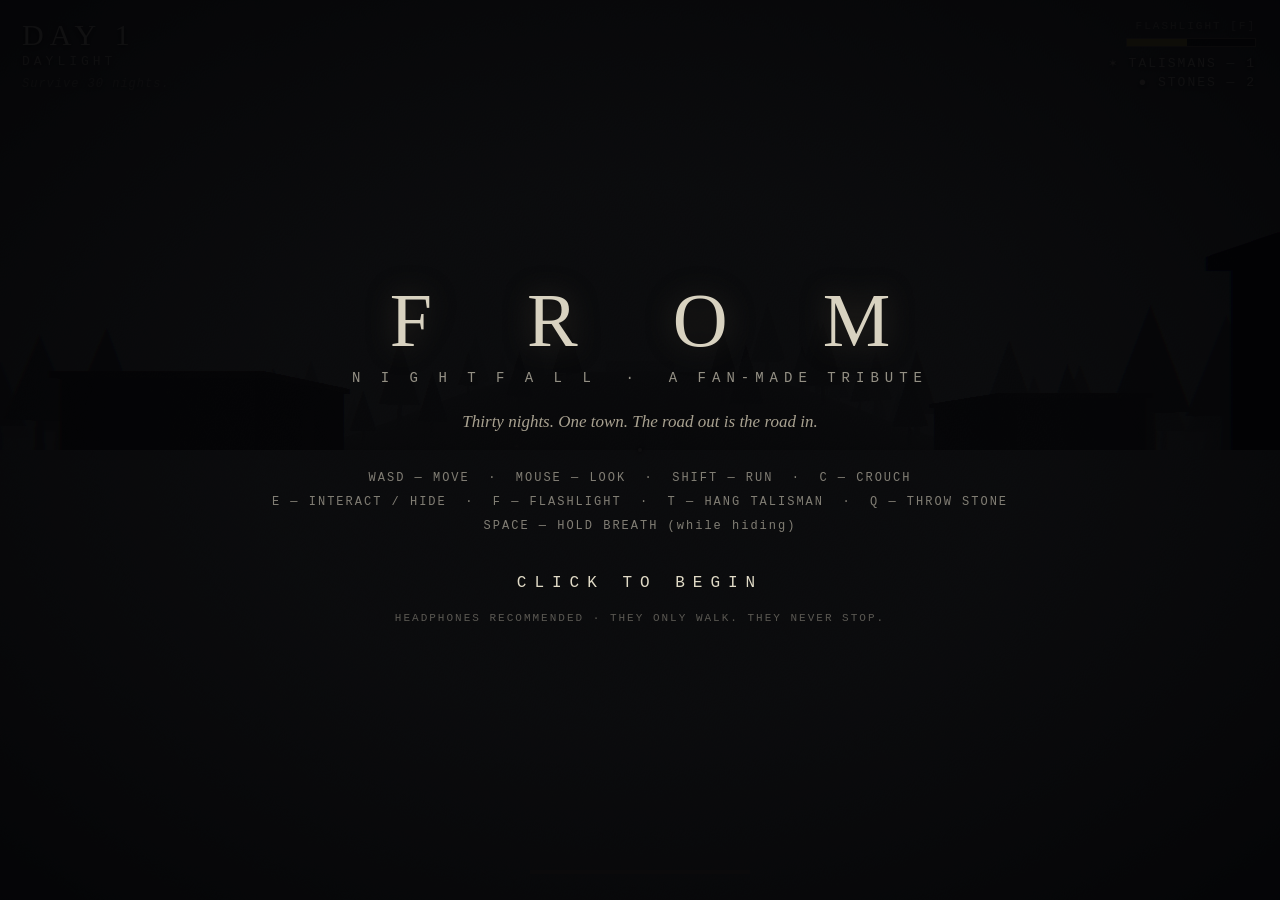
<file: from-game/index.html>
<!DOCTYPE html>
<html lang="en">
<head>
<meta charset="utf-8">
<meta name="viewport" content="width=device-width, initial-scale=1">
<title>FROM — Nightfall</title>
<style>
  * { margin:0; padding:0; box-sizing:border-box; }
  html,body { width:100%; height:100%; overflow:hidden; background:#000; }
  body { font-family:"Courier New", monospace; color:#cfc9b8; user-select:none; }
  canvas { display:block; }

  .hud { position:fixed; inset:0; pointer-events:none; z-index:5; }
  #topleft { position:absolute; top:18px; left:22px; text-shadow:0 2px 6px #000; }
  #day { font-family:Georgia, serif; font-size:30px; letter-spacing:6px; color:#d8d2c0; }
  #phase { font-size:13px; letter-spacing:4px; opacity:.85; margin-top:2px; }
  #obj { font-size:12px; letter-spacing:1px; opacity:.55; margin-top:8px; max-width:280px; font-style:italic; }

  #topright { position:absolute; top:20px; right:24px; text-align:right; text-shadow:0 2px 6px #000; font-size:13px; }
  #batwrap { width:130px; height:9px; border:1px solid #7a745f; margin:6px 0 8px auto; background:rgba(0,0,0,.5); }
  #bat { height:100%; background:#b7a44a; width:60%; transition:width .3s; }
  #batlabel { font-size:11px; letter-spacing:2px; opacity:.7; }
  #tal, #stn { margin-top:4px; letter-spacing:2px; }

  #stamwrap { position:absolute; bottom:26px; left:50%; transform:translateX(-50%); width:220px; height:4px; background:rgba(255,255,255,.08); }
  #stam { height:100%; background:#8b8672; width:100%; transition:width .1s linear; }

  #breathwrap { position:absolute; bottom:60px; left:50%; transform:translateX(-50%); width:240px; text-align:center; display:none; }
  #breathlabel { font-size:12px; letter-spacing:3px; color:#c96a5a; margin-bottom:6px; animation:pulse 1s infinite; }
  #breathbar { width:100%; height:6px; border:1px solid #6b3d38; background:rgba(0,0,0,.6); }
  #breath { height:100%; background:#a33c31; width:0%; }
  @keyframes pulse { 50% { opacity:.4; } }

  #reticle { position:absolute; top:50%; left:50%; width:4px; height:4px; margin:-2px; border-radius:50%; background:rgba(220,215,195,.65); box-shadow:0 0 4px #000; }
  #prompt { position:absolute; top:56%; left:50%; transform:translateX(-50%); font-size:14px; letter-spacing:2px; color:#e0dac6; text-shadow:0 2px 5px #000; background:rgba(0,0,0,.35); padding:4px 12px; display:none; }
  #lockhint { position:absolute; bottom:70px; left:50%; transform:translateX(-50%); font-size:12px; letter-spacing:2px; color:#c9a86a; text-shadow:0 2px 5px #000; background:rgba(0,0,0,.5); padding:5px 14px; display:none; animation:pulse 1.6s infinite; }

  #subs { position:absolute; bottom:14%; left:50%; transform:translateX(-50%); width:70%; max-width:760px; text-align:center; font-family:Georgia, serif; font-style:italic; font-size:19px; line-height:1.5; color:#ddd6c2; text-shadow:0 2px 8px #000, 0 0 20px rgba(0,0,0,.9); opacity:0; transition:opacity .5s; }
  #subs.whisper { font-size:15px; color:#9b93a8; letter-spacing:3px; }

  #vig { position:fixed; inset:0; pointer-events:none; z-index:4;
    background:radial-gradient(ellipse at center, transparent 42%, rgba(0,0,0,.55) 100%); }
  #red { position:fixed; inset:0; pointer-events:none; z-index:6; background:#4a0505; opacity:0; transition:opacity .25s; mix-blend-mode:multiply; }
  #fade { position:fixed; inset:0; pointer-events:none; z-index:7; background:#000; opacity:0; transition:opacity .9s; }
  #slits { position:fixed; inset:0; pointer-events:none; z-index:6; display:none;
    background:repeating-linear-gradient(180deg, rgba(0,0,0,.96) 0 9vh, rgba(0,0,0,0) 9vh 13vh),
      radial-gradient(ellipse at center, transparent 30%, rgba(0,0,0,.9) 85%); }

  .ov { position:fixed; inset:0; z-index:10; display:none; flex-direction:column; align-items:center; justify-content:center; background:rgba(2,2,4,.93); text-align:center; pointer-events:auto; }
  .ov.show { display:flex; }
  .ov h1 { font-family:Georgia, serif; font-weight:normal; color:#d8d2c0; }

  #title h1 { font-size:76px; letter-spacing:38px; text-indent:38px; margin-bottom:6px; text-shadow:0 0 30px rgba(120,110,80,.35); }
  #title .sub { font-size:14px; letter-spacing:6px; opacity:.7; margin-bottom:26px; }
  #title .tag { font-family:Georgia, serif; font-style:italic; font-size:17px; color:#a8a190; margin-bottom:34px; }
  #title .controls { font-size:12px; letter-spacing:2px; line-height:2; opacity:.6; margin-bottom:36px; }
  #title .begin { font-size:16px; letter-spacing:8px; color:#e0dac6; animation:pulse 1.8s infinite; cursor:pointer; }
  #title .hp { font-size:11px; opacity:.4; margin-top:20px; letter-spacing:2px; }

  #pause h1 { font-size:34px; letter-spacing:14px; }
  #pause .sub { margin-top:16px; font-size:13px; letter-spacing:4px; opacity:.6; animation:pulse 1.8s infinite; }

  #death { background:rgba(8,1,1,.95); }
  #death h1 { font-size:46px; letter-spacing:16px; color:#8f2a22; margin-bottom:18px; }
  #deathline { font-family:Georgia, serif; font-style:italic; font-size:19px; color:#b3a894; margin-bottom:10px; max-width:520px; line-height:1.6; }
  #deathstats { font-size:13px; letter-spacing:3px; opacity:.55; margin-bottom:30px; }
  #death .sub, #win .sub { font-size:13px; letter-spacing:4px; opacity:.7; animation:pulse 1.8s infinite; }

  #win h1 { font-size:44px; letter-spacing:14px; color:#c9c2a8; margin-bottom:18px; }
  #winline { font-family:Georgia, serif; font-style:italic; font-size:19px; color:#b3ad98; max-width:560px; line-height:1.7; margin-bottom:14px; }
  #winstats { font-size:13px; letter-spacing:3px; opacity:.55; margin-bottom:30px; }

  #note { background:rgba(0,0,0,.75); }
  #notepaper { background:#d8cdae; color:#2c261c; max-width:440px; padding:38px 42px; font-family:Georgia, serif; box-shadow:0 12px 60px #000; transform:rotate(-.6deg); }
  #notetitle { font-size:13px; letter-spacing:4px; margin-bottom:16px; opacity:.6; text-transform:uppercase; }
  #notebody { font-style:italic; font-size:17px; line-height:1.7; white-space:pre-line; text-align:left; }
  #note .sub { margin-top:22px; font-size:12px; letter-spacing:3px; opacity:.6; color:#cfc9b8; }

  #cine { background:#000; }
  #cineline { font-family:Georgia, serif; font-style:italic; font-size:26px; color:#cfc8b2; max-width:640px; line-height:1.7; opacity:0; transition:opacity .8s; padding:0 20px; }
</style>
</head>
<body>
<div class="hud">
  <div id="topleft">
    <div id="day">DAY 1</div>
    <div id="phase">MORNING</div>
    <div id="obj">Survive 30 nights.</div>
  </div>
  <div id="topright">
    <div id="batlabel">FLASHLIGHT [F]</div>
    <div id="batwrap"><div id="bat"></div></div>
    <div id="tal">✶ TALISMANS — 1</div>
    <div id="stn">● STONES — 2</div>
  </div>
  <div id="stamwrap"><div id="stam"></div></div>
  <div id="breathwrap">
    <div id="breathlabel">HOLD [SPACE] — DON'T BREATHE</div>
    <div id="breathbar"><div id="breath"></div></div>
  </div>
  <div id="reticle"></div>
  <div id="lockhint">MOUSE-LOOK BLOCKED HERE — HOLD LEFT BUTTON AND DRAG TO LOOK</div>
  <div id="prompt"></div>
  <div id="subs"></div>
</div>
<div id="vig"></div>
<div id="red"></div>
<div id="slits"></div>
<div id="fade"></div>

<div id="title" class="ov show">
  <h1>F R O M</h1>
  <div class="sub">N I G H T F A L L&nbsp;&nbsp;·&nbsp;&nbsp;A FAN-MADE TRIBUTE</div>
  <div class="tag">Thirty nights. One town. The road out is the road in.</div>
  <div class="controls">
    WASD — MOVE&nbsp;&nbsp;·&nbsp;&nbsp;MOUSE — LOOK&nbsp;&nbsp;·&nbsp;&nbsp;SHIFT — RUN&nbsp;&nbsp;·&nbsp;&nbsp;C — CROUCH<br>
    E — INTERACT / HIDE&nbsp;&nbsp;·&nbsp;&nbsp;F — FLASHLIGHT&nbsp;&nbsp;·&nbsp;&nbsp;T — HANG TALISMAN&nbsp;&nbsp;·&nbsp;&nbsp;Q — THROW STONE<br>
    SPACE — HOLD BREATH (while hiding)
  </div>
  <div class="begin">CLICK TO BEGIN</div>
  <div class="hp">HEADPHONES RECOMMENDED · THEY ONLY WALK. THEY NEVER STOP.</div>
</div>

<div id="pause" class="ov">
  <h1>PAUSED</h1>
  <div class="sub">CLICK TO CONTINUE</div>
</div>

<div id="death" class="ov">
  <h1>YOU WERE TAKEN</h1>
  <div id="deathline"></div>
  <div id="deathstats"></div>
  <div class="sub">PRESS ENTER</div>
</div>

<div id="win" class="ov">
  <h1>DAY 30 — DAWN</h1>
  <div id="winline"></div>
  <div id="winstats"></div>
  <div class="sub">PRESS ENTER</div>
</div>

<div id="note" class="ov">
  <div id="notepaper">
    <div id="notetitle"></div>
    <div id="notebody"></div>
  </div>
  <div class="sub">[E] PUT IT DOWN</div>
</div>

<div id="cine" class="ov">
  <div id="cineline"></div>
</div>

<script type="importmap">{ "imports": { "three": "./lib/three.module.js" } }</script>
<script type="module">import('./game.js?ts='+Date.now());</script>
</body>
</html>
</file>
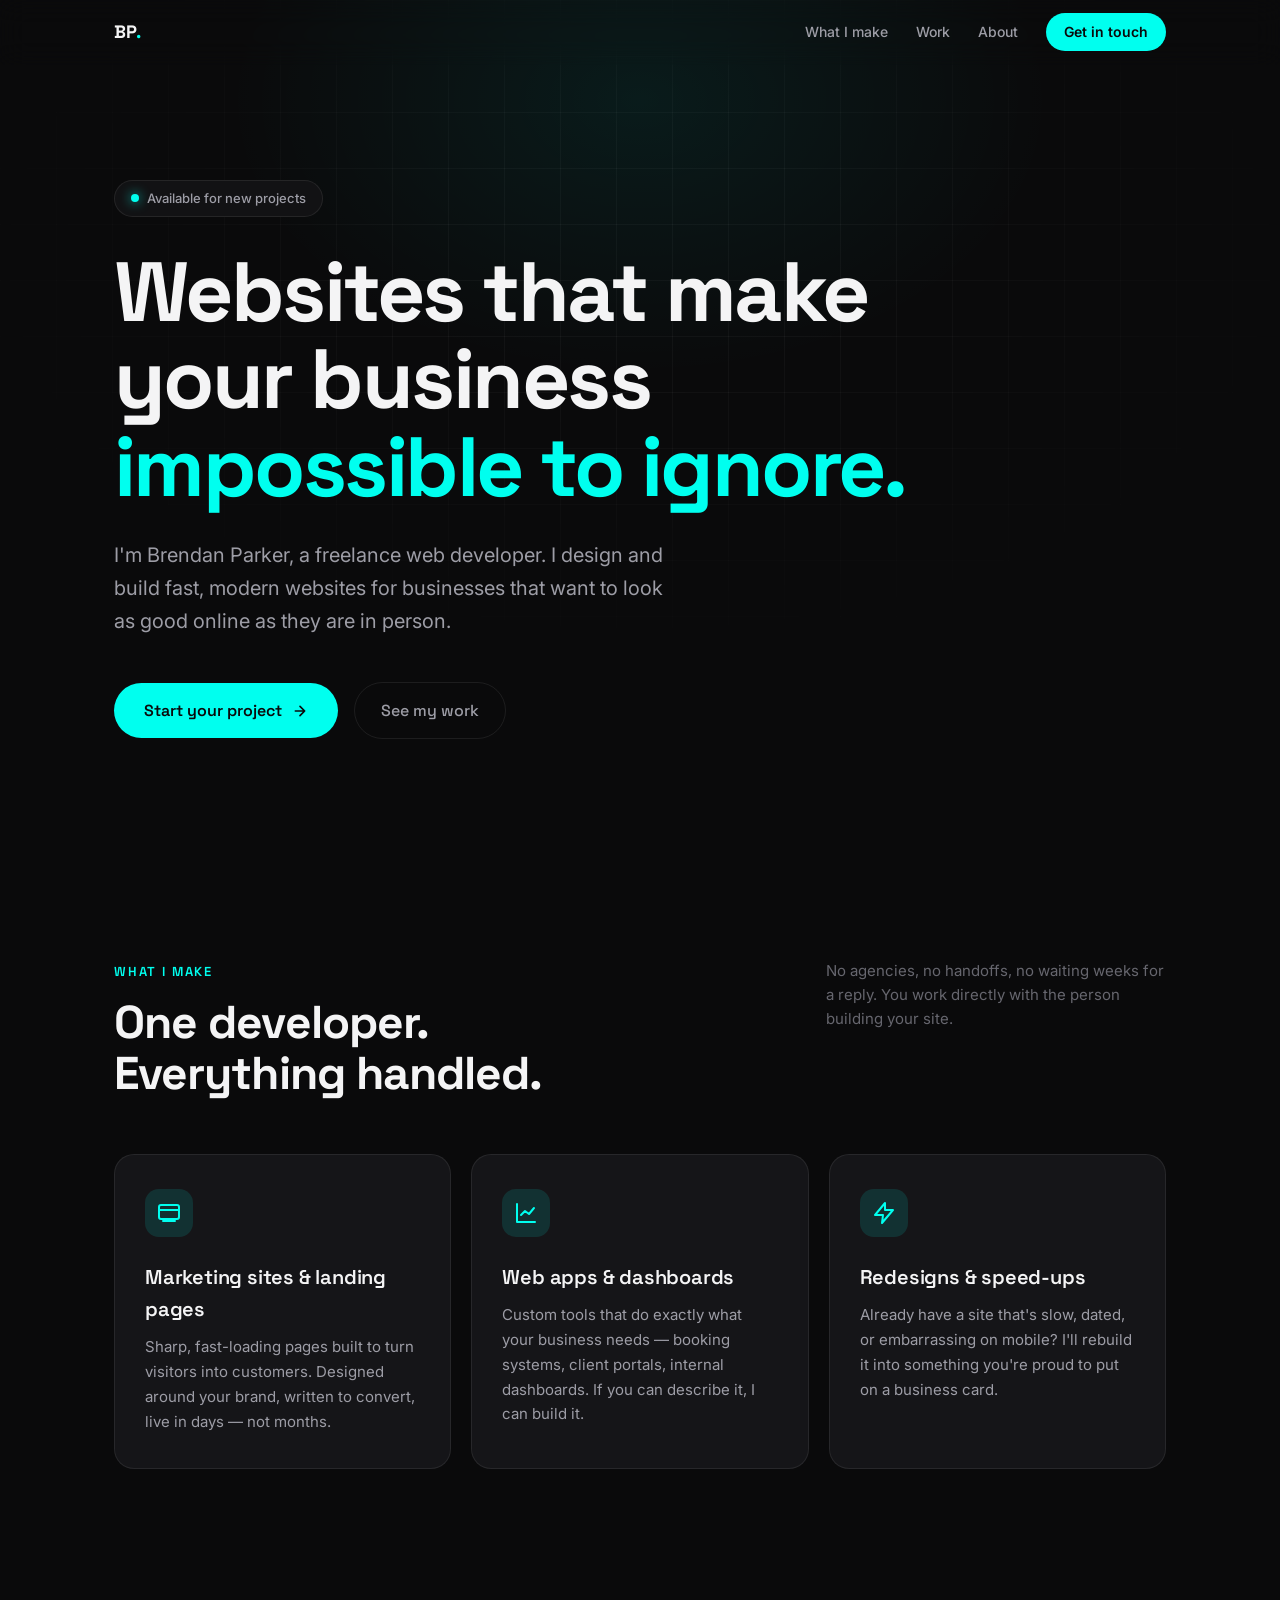
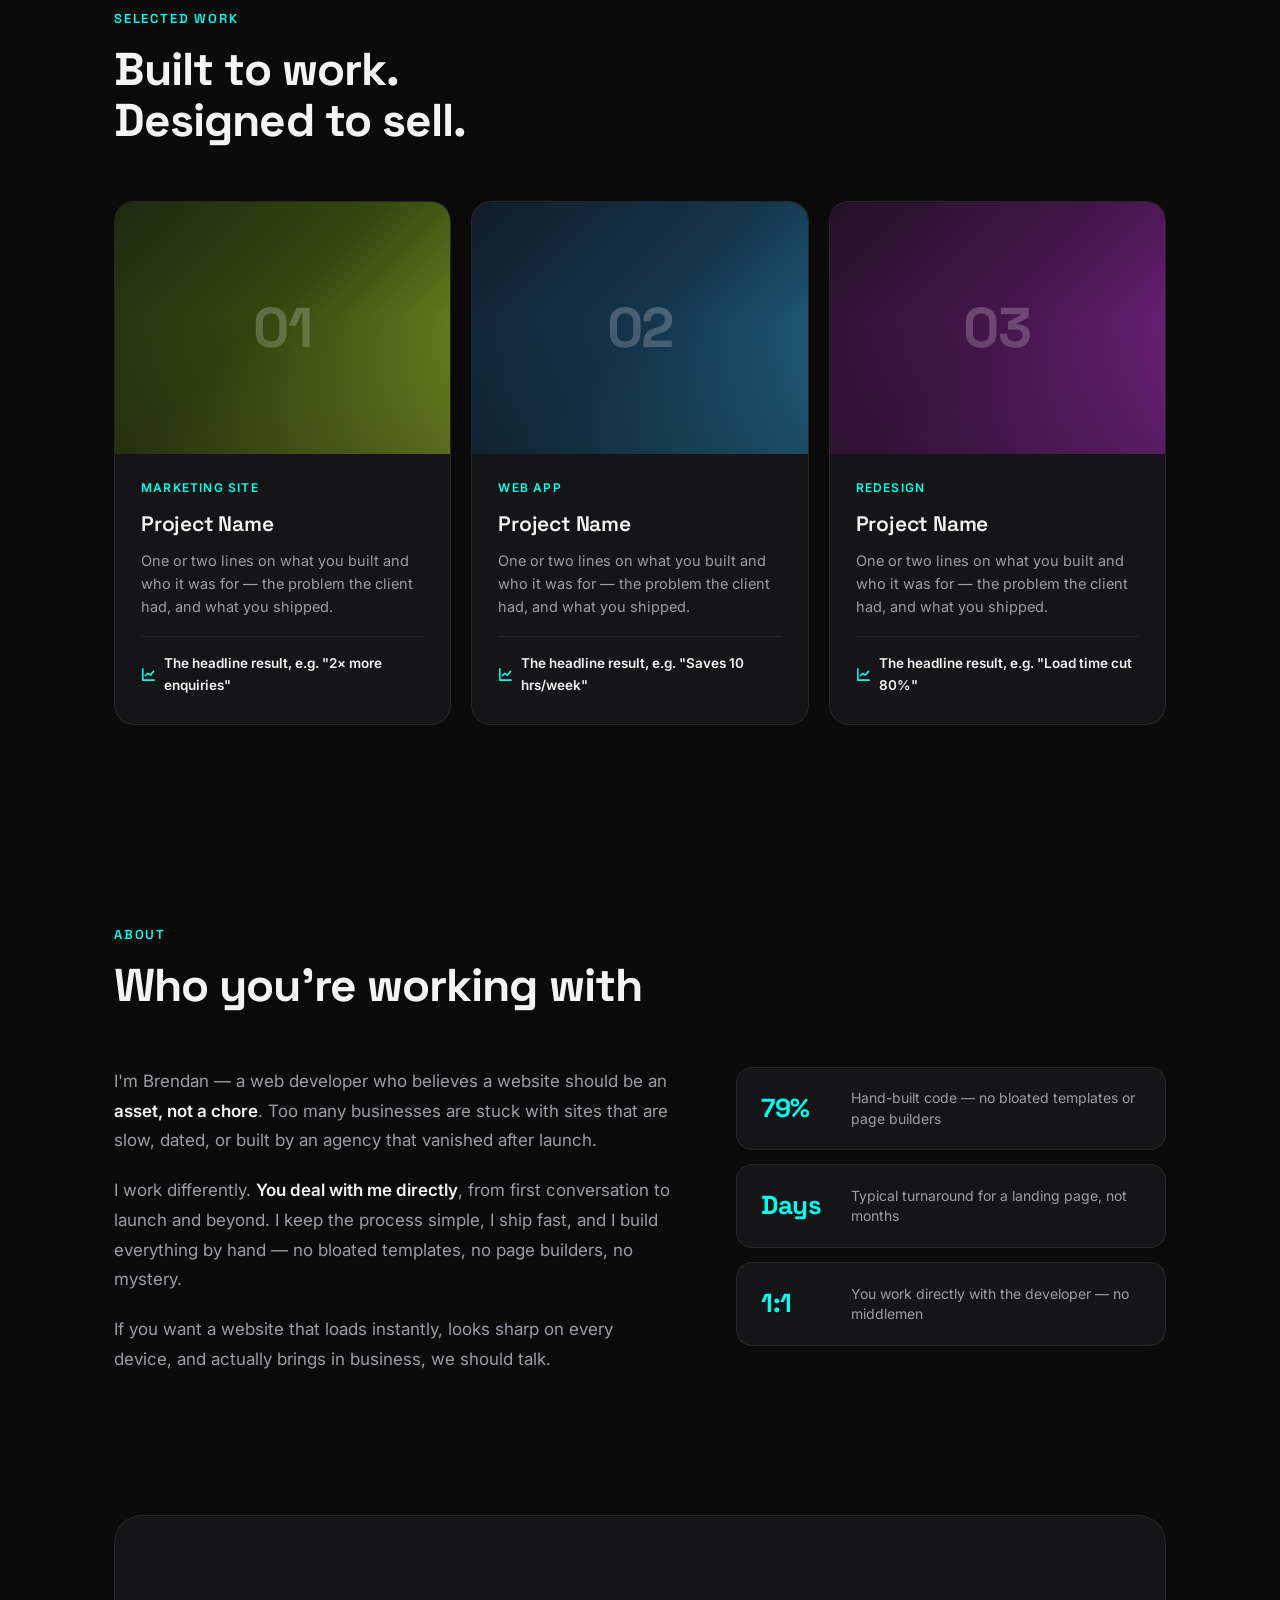
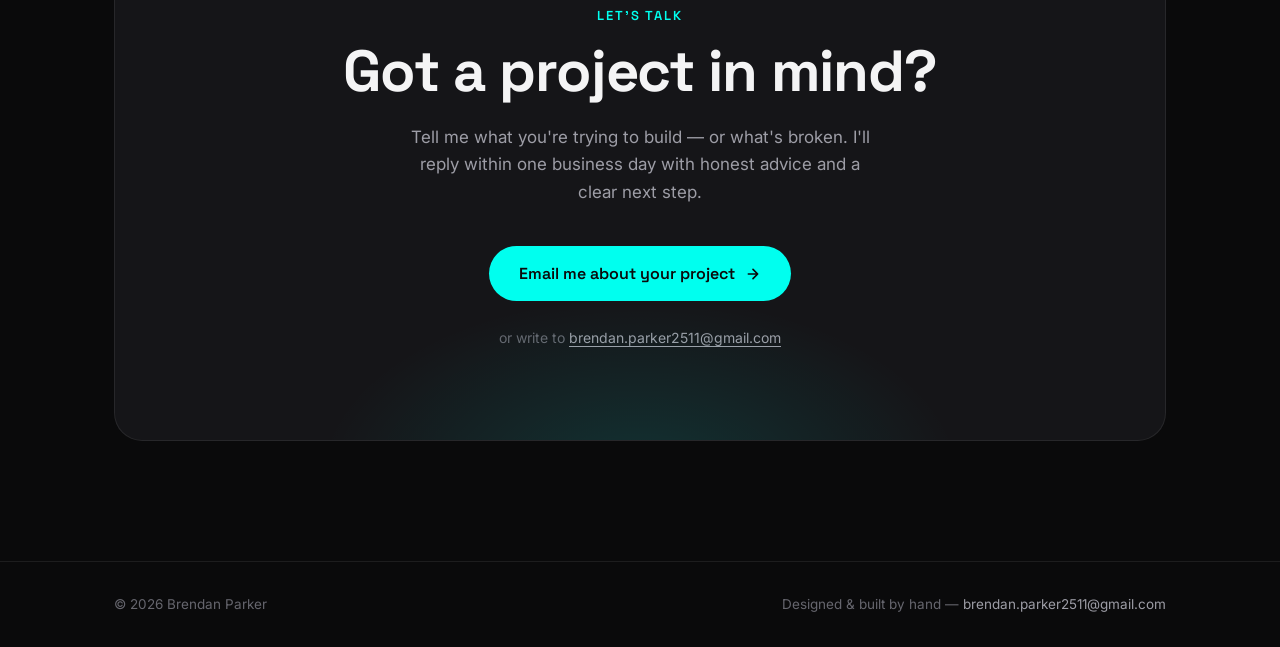
<file: personal-site/index.html>
<!DOCTYPE html>
<html lang="en">
<head>
<meta charset="UTF-8">
<meta name="viewport" content="width=device-width, initial-scale=1.0">
<title>Brendan Parker — Freelance Web Developer</title>
<meta name="description" content="Brendan Parker is a freelance web developer building fast, modern websites for businesses that want to look serious online.">
<meta property="og:title" content="Brendan Parker — Freelance Web Developer">
<meta property="og:description" content="Fast, modern websites that make your business impossible to ignore.">
<meta property="og:type" content="website">
<link rel="icon" href="data:image/svg+xml,%3Csvg xmlns='http://www.w3.org/2000/svg' viewBox='0 0 64 64'%3E%3Crect width='64' height='64' rx='14' fill='%230a0a0b'/%3E%3Ctext x='32' y='43' font-family='sans-serif' font-size='30' font-weight='700' fill='%2300ffef' text-anchor='middle'%3EBP%3C/text%3E%3C/svg%3E">
<link rel="preconnect" href="https://fonts.googleapis.com">
<link rel="preconnect" href="https://fonts.gstatic.com" crossorigin>
<link href="https://fonts.googleapis.com/css2?family=Space+Grotesk:wght@400;500;600;700&family=Inter:wght@400;500;600&display=swap" rel="stylesheet">
<style>
  :root {
    --bg: #0a0a0b;
    --bg-raised: #121214;
    --bg-card: #151518;
    --border: rgba(255, 255, 255, 0.08);
    --border-hover: rgba(255, 255, 255, 0.18);
    --text: #f4f4f5;
    --text-dim: #9d9da6;
    --text-faint: #66666e;
    --accent: #00ffef;
    --accent-dim: rgba(0, 255, 239, 0.12);
    --font-display: "Space Grotesk", sans-serif;
    --font-body: "Inter", sans-serif;
  }

  * { margin: 0; padding: 0; box-sizing: border-box; }

  html { scroll-behavior: smooth; overflow-x: clip; }

  body {
    background: var(--bg);
    color: var(--text);
    font-family: var(--font-body);
    font-size: 16px;
    line-height: 1.6;
    -webkit-font-smoothing: antialiased;
    overflow-x: hidden;
  }

  ::selection { background: var(--accent); color: #0a0a0b; }

  a:focus-visible, button:focus-visible {
    outline: 2px solid var(--accent);
    outline-offset: 3px;
    border-radius: 6px;
  }

  @media (prefers-reduced-motion: reduce) {
    html { scroll-behavior: auto; }
    .reveal { opacity: 1 !important; transform: none !important; transition: none !important; filter: none !important; }
    .badge .dot { animation: none; }
    #loader { display: none; }
    nav, .hero-in { opacity: 1 !important; transform: none !important; transition: none !important; }
    .glow-card::before { display: none; }
  }

  .wrap {
    max-width: 1100px;
    margin: 0 auto;
    padding: 0 24px;
  }

  /* ---------- Page-load sequence ---------- */
  #progress {
    position: fixed;
    top: 0; left: 0;
    height: 2px;
    width: 0;
    background: var(--accent);
    z-index: 300;
  }
  #loader {
    position: fixed;
    inset: 0;
    z-index: 400;
    display: flex;
    align-items: center;
    justify-content: center;
    background: var(--bg);
    transition: opacity 0.55s ease, visibility 0.55s ease;
  }
  .loader-mark {
    font-family: var(--font-display);
    font-size: 38px;
    font-weight: 700;
    letter-spacing: -0.02em;
    overflow: hidden;
    display: flex;
  }
  .loader-mark span {
    display: inline-block;
    transform: translateY(120%);
    animation: loader-rise 0.55s cubic-bezier(0.22, 1, 0.36, 1) forwards;
  }
  .loader-mark span:nth-child(2) { animation-delay: 0.07s; }
  .loader-mark span:nth-child(3) { animation-delay: 0.14s; color: var(--accent); }
  @keyframes loader-rise { to { transform: translateY(0); } }
  body.loaded #loader { opacity: 0; visibility: hidden; }

  .hero-in {
    opacity: 0;
    transform: translateY(30px);
    transition: opacity 0.9s cubic-bezier(0.22, 1, 0.36, 1), transform 0.9s cubic-bezier(0.22, 1, 0.36, 1);
  }
  body.loaded .hero-in { opacity: 1; transform: none; }
  body.loaded .hero-in.d1 { transition-delay: 0.25s; }
  body.loaded .hero-in.d2 { transition-delay: 0.37s; }
  body.loaded .hero-in.d3 { transition-delay: 0.5s; }
  body.loaded .hero-in.d4 { transition-delay: 0.62s; }

  /* ---------- Nav ---------- */
  nav {
    position: fixed;
    top: 0; left: 0; right: 0;
    z-index: 100;
    backdrop-filter: blur(14px);
    -webkit-backdrop-filter: blur(14px);
    background: transparent;
    border-bottom: 1px solid transparent;
    opacity: 0;
    transform: translateY(-12px);
    transition:
      opacity 0.7s ease 0.15s,
      transform 0.7s cubic-bezier(0.22, 1, 0.36, 1) 0.15s,
      background-color 0.35s ease,
      border-color 0.35s ease;
  }
  body.loaded nav { opacity: 1; transform: none; }
  nav.scrolled {
    background: rgba(10, 10, 11, 0.72);
    border-bottom-color: var(--border);
  }
  .nav-inner {
    display: flex;
    align-items: center;
    justify-content: space-between;
    height: 64px;
  }
  .logo {
    font-family: var(--font-display);
    font-weight: 700;
    font-size: 18px;
    letter-spacing: -0.02em;
    color: var(--text);
    text-decoration: none;
  }
  .logo span {
    color: var(--accent);
    display: inline-block;
    transition: transform 0.3s cubic-bezier(0.34, 1.56, 0.64, 1);
  }
  .logo:hover span { transform: translateX(3px) scale(1.25); }
  .nav-links {
    display: flex;
    align-items: center;
    gap: 28px;
  }
  .nav-links a {
    color: var(--text-dim);
    text-decoration: none;
    font-size: 14px;
    font-weight: 500;
    transition: color 0.2s;
  }
  .nav-links a:hover { color: var(--text); }
  .nav-links a:not(.nav-cta) { position: relative; }
  .nav-links a:not(.nav-cta)::after {
    content: "";
    position: absolute;
    left: 0; bottom: -5px;
    width: 100%; height: 1.5px;
    background: var(--accent);
    transform: scaleX(0);
    transform-origin: right;
    transition: transform 0.35s cubic-bezier(0.22, 1, 0.36, 1);
  }
  .nav-links a:not(.nav-cta):hover::after {
    transform: scaleX(1);
    transform-origin: left;
  }
  .nav-cta {
    background: var(--accent);
    color: #0a0a0b !important;
    padding: 8px 18px;
    border-radius: 99px;
    font-weight: 600 !important;
    transition: transform 0.2s, box-shadow 0.2s;
  }
  .nav-cta:hover {
    transform: translateY(-1px);
    box-shadow: 0 4px 24px rgba(0, 255, 239, 0.35);
  }
  .nav-cta:active { transform: scale(0.96); }

  /* ---------- Hero ---------- */
  header {
    position: relative;
    padding: 180px 0 120px;
  }
  .hero-grid {
    position: absolute;
    inset: 0;
    background-image:
      linear-gradient(rgba(255,255,255,0.035) 1px, transparent 1px),
      linear-gradient(90deg, rgba(255,255,255,0.035) 1px, transparent 1px);
    background-size: 56px 56px;
    -webkit-mask-image: radial-gradient(ellipse 80% 70% at 50% 30%, black 20%, transparent 70%);
    mask-image: radial-gradient(ellipse 80% 70% at 50% 30%, black 20%, transparent 70%);
    pointer-events: none;
  }
  .hero-glow {
    position: absolute;
    top: -200px;
    left: 50%;
    transform: translateX(-50%);
    width: 900px;
    height: 600px;
    background: radial-gradient(ellipse at center, rgba(0, 255, 239, 0.07) 0%, transparent 65%);
    pointer-events: none;
  }
  .badge {
    display: inline-flex;
    align-items: center;
    gap: 8px;
    background: var(--bg-raised);
    border: 1px solid var(--border);
    border-radius: 99px;
    padding: 7px 16px;
    font-size: 13px;
    font-weight: 500;
    color: var(--text-dim);
    margin-bottom: 32px;
  }
  .badge .dot {
    width: 8px; height: 8px;
    border-radius: 50%;
    background: var(--accent);
    box-shadow: 0 0 12px rgba(0, 255, 239, 0.8);
    animation: pulse 2.4s ease-in-out infinite;
  }
  @keyframes pulse {
    0%, 100% { opacity: 1; }
    50% { opacity: 0.45; }
  }
  h1 {
    font-family: var(--font-display);
    font-size: clamp(44px, 7.5vw, 84px);
    font-weight: 700;
    line-height: 1.04;
    letter-spacing: -0.03em;
    max-width: 850px;
  }
  h1 em {
    font-style: normal;
    color: var(--accent);
  }
  .hero-sub {
    margin-top: 28px;
    font-size: clamp(17px, 2.2vw, 20px);
    color: var(--text-dim);
    max-width: 560px;
    line-height: 1.65;
  }
  .hero-actions {
    display: flex;
    align-items: center;
    gap: 16px;
    margin-top: 44px;
    flex-wrap: wrap;
  }
  .btn-primary {
    position: relative;
    overflow: hidden;
    display: inline-flex;
    align-items: center;
    gap: 10px;
    background: var(--accent);
    color: #0a0a0b;
    font-family: var(--font-display);
    font-weight: 600;
    font-size: 16px;
    padding: 15px 30px;
    border-radius: 99px;
    text-decoration: none;
    transition: transform 0.2s, box-shadow 0.2s;
  }
  .btn-primary::before {
    content: "";
    position: absolute;
    top: 0; left: 0;
    width: 45%; height: 100%;
    background: linear-gradient(105deg, transparent, rgba(255, 255, 255, 0.45), transparent);
    transform: translateX(-130%) skewX(-18deg);
    pointer-events: none;
  }
  .btn-primary:hover::before {
    transform: translateX(320%) skewX(-18deg);
    transition: transform 0.7s ease;
  }
  .btn-primary:hover {
    transform: translateY(-2px);
    box-shadow: 0 8px 32px rgba(0, 255, 239, 0.35);
  }
  .btn-primary:active { transform: translateY(0) scale(0.97); }
  .btn-primary svg { transition: transform 0.2s; }
  .btn-primary:hover svg { transform: translateX(3px); }
  .btn-ghost {
    display: inline-flex;
    align-items: center;
    color: var(--text-dim);
    font-family: var(--font-display);
    font-weight: 500;
    font-size: 16px;
    padding: 15px 26px;
    border-radius: 99px;
    border: 1px solid var(--border);
    text-decoration: none;
    transition: border-color 0.2s, color 0.2s;
  }
  .btn-ghost:hover {
    border-color: var(--border-hover);
    color: var(--text);
  }
  .btn-ghost:active { transform: scale(0.97); }

  /* ---------- Cursor spotlight ---------- */
  .glow-card { position: relative; }
  .glow-card::before {
    content: "";
    position: absolute;
    inset: 0;
    border-radius: inherit;
    z-index: 2;
    background: radial-gradient(340px circle at var(--mx, 50%) var(--my, 50%), rgba(0, 255, 239, 0.07), transparent 60%);
    opacity: 0;
    transition: opacity 0.4s ease;
    pointer-events: none;
  }
  .glow-card:hover::before { opacity: 1; }

  /* ---------- Sections ---------- */
  section { padding: 100px 0; scroll-margin-top: 56px; }
  .section-head {
    display: flex;
    align-items: baseline;
    justify-content: space-between;
    gap: 24px;
    margin-bottom: 56px;
    flex-wrap: wrap;
  }
  .kicker {
    font-family: var(--font-display);
    font-size: 13px;
    font-weight: 600;
    letter-spacing: 0.14em;
    text-transform: uppercase;
    color: var(--accent);
    margin-bottom: 14px;
  }
  h2 {
    font-family: var(--font-display);
    font-size: clamp(30px, 4.5vw, 46px);
    font-weight: 700;
    letter-spacing: -0.02em;
    line-height: 1.1;
  }
  .section-note {
    color: var(--text-faint);
    font-size: 15px;
    max-width: 340px;
  }

  /* ---------- What I make ---------- */
  .services {
    display: grid;
    grid-template-columns: repeat(3, 1fr);
    gap: 20px;
  }
  .service {
    background: var(--bg-card);
    border: 1px solid var(--border);
    border-radius: 20px;
    padding: 34px 30px;
    transition: border-color 0.25s, transform 0.25s;
  }
  .service:hover {
    border-color: var(--border-hover);
    transform: translateY(-4px);
  }
  .service-icon {
    width: 48px; height: 48px;
    border-radius: 14px;
    background: var(--accent-dim);
    display: flex;
    align-items: center;
    justify-content: center;
    margin-bottom: 24px;
    transition: transform 0.35s cubic-bezier(0.34, 1.56, 0.64, 1);
  }
  .service:hover .service-icon { transform: translateY(-3px) rotate(-4deg); }
  .service-icon svg { stroke: var(--accent); }
  .service h3 {
    font-family: var(--font-display);
    font-size: 20px;
    font-weight: 600;
    margin-bottom: 10px;
    letter-spacing: -0.01em;
  }
  .service p {
    color: var(--text-dim);
    font-size: 15px;
    line-height: 1.65;
  }

  /* ---------- Work ---------- */
  #work { padding-top: 40px; }
  .work-grid {
    display: grid;
    grid-template-columns: repeat(3, 1fr);
    gap: 20px;
  }
  .work-card {
    background: var(--bg-card);
    border: 1px solid var(--border);
    border-radius: 20px;
    overflow: hidden;
    text-decoration: none;
    color: var(--text);
    transition: border-color 0.25s, transform 0.25s;
    display: flex;
    flex-direction: column;
  }
  .work-card:hover {
    border-color: var(--border-hover);
    transform: translateY(-4px);
  }
  .work-thumb {
    aspect-ratio: 4 / 3;
    position: relative;
    overflow: hidden;
  }
  .work-thumb::after {
    content: "";
    position: absolute;
    inset: 0;
    background: linear-gradient(to top, rgba(10,10,11,0.35), transparent 55%);
  }
  .thumb-1 { background: linear-gradient(135deg, #1c2a10 0%, #33470f 45%, #d4ff3f 160%); }
  .thumb-2 { background: linear-gradient(135deg, #101c2a 0%, #14364d 50%, #3fc7ff 175%); }
  .thumb-3 { background: linear-gradient(135deg, #241028 0%, #46164d 50%, #e03fff 180%); }
  .thumb-mark {
    position: absolute;
    inset: 0;
    display: flex;
    align-items: center;
    justify-content: center;
    font-family: var(--font-display);
    font-size: 56px;
    font-weight: 700;
    color: rgba(255,255,255,0.22);
    letter-spacing: -0.02em;
    transition: transform 0.5s cubic-bezier(0.22, 1, 0.36, 1), color 0.5s ease;
  }
  .work-card:hover .thumb-mark {
    transform: scale(1.08);
    color: rgba(255,255,255,0.34);
  }
  .work-body {
    padding: 24px 26px 28px;
    flex: 1;
    display: flex;
    flex-direction: column;
  }
  .work-tag {
    font-size: 12px;
    font-weight: 600;
    letter-spacing: 0.1em;
    text-transform: uppercase;
    color: var(--accent);
    margin-bottom: 10px;
  }
  .work-body h3 {
    font-family: var(--font-display);
    font-size: 21px;
    font-weight: 600;
    letter-spacing: -0.01em;
    margin-bottom: 8px;
  }
  .work-body p {
    color: var(--text-dim);
    font-size: 14.5px;
    line-height: 1.6;
    flex: 1;
  }
  .work-result {
    margin-top: 18px;
    padding-top: 16px;
    border-top: 1px solid var(--border);
    font-size: 13.5px;
    font-weight: 600;
    color: var(--text);
    display: flex;
    align-items: center;
    gap: 8px;
  }
  .work-result svg {
    stroke: var(--accent);
    flex-shrink: 0;
    transition: transform 0.3s cubic-bezier(0.34, 1.56, 0.64, 1);
  }
  .work-card:hover .work-result svg { transform: translateY(-2px); }

  /* ---------- About ---------- */
  #about .about-grid {
    display: grid;
    grid-template-columns: 1.3fr 1fr;
    gap: 64px;
    align-items: start;
  }
  .about-copy p {
    color: var(--text-dim);
    font-size: 17px;
    line-height: 1.75;
  }
  .about-copy p + p { margin-top: 20px; }
  .about-copy strong { color: var(--text); font-weight: 600; }
  .facts {
    display: grid;
    gap: 14px;
  }
  .fact {
    background: var(--bg-card);
    border: 1px solid var(--border);
    border-radius: 16px;
    padding: 20px 24px;
    display: flex;
    align-items: center;
    gap: 16px;
    transition: border-color 0.3s, transform 0.3s;
  }
  .fact:hover {
    border-color: var(--border-hover);
    transform: translateX(4px);
  }
  .fact-num {
    font-family: var(--font-display);
    font-size: 26px;
    font-weight: 700;
    color: var(--accent);
    min-width: 74px;
    letter-spacing: -0.02em;
  }
  .fact-label {
    color: var(--text-dim);
    font-size: 14px;
    line-height: 1.45;
  }

  /* ---------- CTA ---------- */
  #contact {
    padding: 40px 0 120px;
  }
  .cta-panel {
    position: relative;
    background: var(--bg-card);
    border: 1px solid var(--border);
    border-radius: 28px;
    padding: 90px 40px;
    text-align: center;
    overflow: hidden;
  }
  .cta-glow {
    position: absolute;
    bottom: -240px;
    left: 50%;
    transform: translateX(-50%);
    width: 700px;
    height: 400px;
    background: radial-gradient(ellipse at center, rgba(0, 255, 239, 0.13) 0%, transparent 65%);
    pointer-events: none;
  }
  .cta-panel h2 {
    font-size: clamp(34px, 5.5vw, 58px);
    max-width: 640px;
    margin: 0 auto 20px;
  }
  .cta-panel p {
    color: var(--text-dim);
    font-size: 17px;
    max-width: 460px;
    margin: 0 auto 40px;
  }
  .cta-email {
    margin-top: 26px;
    font-size: 14px;
    color: var(--text-faint);
  }
  .cta-email a {
    color: var(--text-dim);
    text-decoration: underline;
    text-underline-offset: 3px;
    transition: color 0.2s;
  }
  .cta-email a:hover { color: var(--accent); }

  /* ---------- Footer ---------- */
  footer {
    border-top: 1px solid var(--border);
    padding: 32px 0;
  }
  .footer-inner {
    display: flex;
    align-items: center;
    justify-content: space-between;
    gap: 16px;
    flex-wrap: wrap;
    color: var(--text-faint);
    font-size: 13.5px;
  }
  .footer-inner a {
    color: var(--text-dim);
    text-decoration: none;
    transition: color 0.2s;
  }
  .footer-inner a:hover { color: var(--accent); }

  /* ---------- Reveal animation ---------- */
  .reveal {
    opacity: 0;
    transform: translateY(24px);
    filter: blur(6px);
    transition: opacity 0.8s ease, transform 0.8s cubic-bezier(0.22, 1, 0.36, 1), filter 0.8s ease;
  }
  .reveal.visible {
    opacity: 1;
    transform: translateY(0);
    filter: blur(0);
  }

  /* ---------- Responsive ---------- */
  @media (max-width: 860px) {
    .services, .work-grid { grid-template-columns: 1fr; }
    #about .about-grid { grid-template-columns: 1fr; gap: 40px; }
    header { padding: 140px 0 80px; }
    section { padding: 72px 0; }
    .nav-links a:not(.nav-cta) { display: none; }
    .cta-panel { padding: 64px 24px; }
  }
</style>
</head>
<body>

<div id="loader" aria-hidden="true">
  <div class="loader-mark"><span>B</span><span>P</span><span>.</span></div>
</div>
<div id="progress" aria-hidden="true"></div>

<nav>
  <div class="wrap nav-inner">
    <a class="logo" href="#top">BP<span>.</span></a>
    <div class="nav-links">
      <a href="#make">What I make</a>
      <a href="#work">Work</a>
      <a href="#about">About</a>
      <a class="nav-cta" href="mailto:brendan.parker2511@gmail.com?subject=Website%20project">Get in touch</a>
    </div>
  </div>
</nav>

<header id="top">
  <div class="hero-grid"></div>
  <div class="hero-glow"></div>
  <div class="wrap">
    <div class="badge hero-in d1"><span class="dot"></span>Available for new projects</div>
    <h1 class="hero-in d2">Websites that make your business <em>impossible to ignore.</em></h1>
    <p class="hero-sub hero-in d3">I'm Brendan Parker, a freelance web developer. I design and build fast, modern websites for businesses that want to look as good online as they are in person.</p>
    <div class="hero-actions hero-in d4">
      <a class="btn-primary" href="mailto:brendan.parker2511@gmail.com?subject=Website%20project">
        Start your project
        <svg width="16" height="16" viewBox="0 0 24 24" fill="none" stroke="currentColor" stroke-width="2.5" stroke-linecap="round" stroke-linejoin="round"><path d="M5 12h14M12 5l7 7-7 7"/></svg>
      </a>
      <a class="btn-ghost" href="#work">See my work</a>
    </div>
  </div>
</header>

<section id="make">
  <div class="wrap">
    <div class="section-head reveal">
      <div>
        <div class="kicker">What I make</div>
        <h2>One developer.<br>Everything handled.</h2>
      </div>
      <p class="section-note">No agencies, no handoffs, no waiting weeks for a reply. You work directly with the person building your site.</p>
    </div>
    <div class="services">
      <div class="service reveal glow-card">
        <div class="service-icon">
          <svg width="24" height="24" viewBox="0 0 24 24" fill="none" stroke-width="2" stroke-linecap="round" stroke-linejoin="round"><rect x="2" y="4" width="20" height="14" rx="2"/><path d="M2 9h20M6 20h12"/></svg>
        </div>
        <h3>Marketing sites &amp; landing pages</h3>
        <p>Sharp, fast-loading pages built to turn visitors into customers. Designed around your brand, written to convert, live in days — not months.</p>
      </div>
      <div class="service reveal glow-card">
        <div class="service-icon">
          <svg width="24" height="24" viewBox="0 0 24 24" fill="none" stroke-width="2" stroke-linecap="round" stroke-linejoin="round"><path d="M3 3v18h18"/><path d="M7 14l4-4 4 3 5-6"/></svg>
        </div>
        <h3>Web apps &amp; dashboards</h3>
        <p>Custom tools that do exactly what your business needs — booking systems, client portals, internal dashboards. If you can describe it, I can build it.</p>
      </div>
      <div class="service reveal glow-card">
        <div class="service-icon">
          <svg width="24" height="24" viewBox="0 0 24 24" fill="none" stroke-width="2" stroke-linecap="round" stroke-linejoin="round"><path d="M13 2L3 14h8l-1 8 11-13h-8l0-7z"/></svg>
        </div>
        <h3>Redesigns &amp; speed-ups</h3>
        <p>Already have a site that's slow, dated, or embarrassing on mobile? I'll rebuild it into something you're proud to put on a business card.</p>
      </div>
    </div>
  </div>
</section>

<section id="work">
  <div class="wrap">
    <div class="section-head reveal">
      <div>
        <div class="kicker">Selected work</div>
        <h2>Built to work.<br>Designed to sell.</h2>
      </div>
    </div>
    <div class="work-grid">
      <!-- PROJECT 1 — replace title, tag, description, result, and thumbnail -->
      <a class="work-card reveal glow-card" href="#contact">
        <div class="work-thumb thumb-1"><div class="thumb-mark">01</div></div>
        <div class="work-body">
          <div class="work-tag">Marketing site</div>
          <h3>Project Name</h3>
          <p>One or two lines on what you built and who it was for — the problem the client had, and what you shipped.</p>
          <div class="work-result">
            <svg width="15" height="15" viewBox="0 0 24 24" fill="none" stroke-width="2.5" stroke-linecap="round" stroke-linejoin="round"><path d="M3 3v18h18"/><path d="M7 14l4-4 4 3 5-6"/></svg>
            The headline result, e.g. "2× more enquiries"
          </div>
        </div>
      </a>
      <!-- PROJECT 2 -->
      <a class="work-card reveal glow-card" href="#contact">
        <div class="work-thumb thumb-2"><div class="thumb-mark">02</div></div>
        <div class="work-body">
          <div class="work-tag">Web app</div>
          <h3>Project Name</h3>
          <p>One or two lines on what you built and who it was for — the problem the client had, and what you shipped.</p>
          <div class="work-result">
            <svg width="15" height="15" viewBox="0 0 24 24" fill="none" stroke-width="2.5" stroke-linecap="round" stroke-linejoin="round"><path d="M3 3v18h18"/><path d="M7 14l4-4 4 3 5-6"/></svg>
            The headline result, e.g. "Saves 10 hrs/week"
          </div>
        </div>
      </a>
      <!-- PROJECT 3 -->
      <a class="work-card reveal glow-card" href="#contact">
        <div class="work-thumb thumb-3"><div class="thumb-mark">03</div></div>
        <div class="work-body">
          <div class="work-tag">Redesign</div>
          <h3>Project Name</h3>
          <p>One or two lines on what you built and who it was for — the problem the client had, and what you shipped.</p>
          <div class="work-result">
            <svg width="15" height="15" viewBox="0 0 24 24" fill="none" stroke-width="2.5" stroke-linecap="round" stroke-linejoin="round"><path d="M3 3v18h18"/><path d="M7 14l4-4 4 3 5-6"/></svg>
            The headline result, e.g. "Load time cut 80%"
          </div>
        </div>
      </a>
    </div>
  </div>
</section>

<section id="about">
  <div class="wrap">
    <div class="section-head reveal">
      <div>
        <div class="kicker">About</div>
        <h2>Who you're working with</h2>
      </div>
    </div>
    <div class="about-grid">
      <div class="about-copy reveal">
        <p>I'm Brendan — a web developer who believes a website should be an <strong>asset, not a chore</strong>. Too many businesses are stuck with sites that are slow, dated, or built by an agency that vanished after launch.</p>
        <p>I work differently. <strong>You deal with me directly</strong>, from first conversation to launch and beyond. I keep the process simple, I ship fast, and I build everything by hand — no bloated templates, no page builders, no mystery.</p>
        <p>If you want a website that loads instantly, looks sharp on every device, and actually brings in business, we should talk.</p>
      </div>
      <div class="facts">
        <div class="fact reveal">
          <div class="fact-num" data-count="100" data-suffix="%">100%</div>
          <div class="fact-label">Hand-built code — no bloated templates or page builders</div>
        </div>
        <div class="fact reveal">
          <div class="fact-num">Days</div>
          <div class="fact-label">Typical turnaround for a landing page, not months</div>
        </div>
        <div class="fact reveal">
          <div class="fact-num">1:1</div>
          <div class="fact-label">You work directly with the developer — no middlemen</div>
        </div>
      </div>
    </div>
  </div>
</section>

<section id="contact">
  <div class="wrap">
    <div class="cta-panel reveal">
      <div class="cta-glow"></div>
      <div class="kicker">Let's talk</div>
      <h2>Got a project in mind?</h2>
      <p>Tell me what you're trying to build — or what's broken. I'll reply within one business day with honest advice and a clear next step.</p>
      <a class="btn-primary" href="mailto:brendan.parker2511@gmail.com?subject=Website%20project">
        Email me about your project
        <svg width="16" height="16" viewBox="0 0 24 24" fill="none" stroke="currentColor" stroke-width="2.5" stroke-linecap="round" stroke-linejoin="round"><path d="M5 12h14M12 5l7 7-7 7"/></svg>
      </a>
      <div class="cta-email">or write to <a href="mailto:brendan.parker2511@gmail.com">brendan.parker2511@gmail.com</a></div>
    </div>
  </div>
</section>

<footer>
  <div class="wrap footer-inner">
    <div>© <span id="year"></span> Brendan Parker</div>
    <div>Designed &amp; built by hand — <a href="mailto:brendan.parker2511@gmail.com">brendan.parker2511@gmail.com</a></div>
  </div>
</footer>

<script>
  const reduceMotion = window.matchMedia("(prefers-reduced-motion: reduce)").matches;

  document.getElementById("year").textContent = new Date().getFullYear();

  /* ---------- Page-load sequence ---------- */
  const finishLoad = () => document.body.classList.add("loaded");
  if (reduceMotion) {
    finishLoad();
  } else {
    const safety = setTimeout(finishLoad, 1600);
    window.addEventListener("load", () => {
      clearTimeout(safety);
      setTimeout(finishLoad, 750);
    });
  }

  /* ---------- Scroll reveals ---------- */
  const observer = new IntersectionObserver((entries) => {
    entries.forEach((entry) => {
      if (entry.isIntersecting) {
        entry.target.classList.add("visible");
        observer.unobserve(entry.target);
      }
    });
  }, { threshold: 0.12 });

  document.querySelectorAll(".reveal").forEach((el, i) => {
    el.style.transitionDelay = `${(i % 3) * 80}ms`;
    observer.observe(el);
  });

  /* ---------- Animated counter ---------- */
  const countObserver = new IntersectionObserver((entries) => {
    entries.forEach((entry) => {
      if (!entry.isIntersecting) return;
      countObserver.unobserve(entry.target);
      const el = entry.target;
      const end = +el.dataset.count;
      const suffix = el.dataset.suffix || "";
      if (reduceMotion) { el.textContent = end + suffix; return; }
      const start = performance.now();
      const duration = 1100;
      const tick = (now) => {
        const p = Math.min((now - start) / duration, 1);
        el.textContent = Math.round(end * (1 - Math.pow(1 - p, 3))) + suffix;
        if (p < 1) requestAnimationFrame(tick);
      };
      requestAnimationFrame(tick);
    });
  }, { threshold: 0.6 });
  document.querySelectorAll("[data-count]").forEach((el) => countObserver.observe(el));

  /* ---------- Scroll effects: progress bar, nav state, hero parallax ---------- */
  const nav = document.querySelector("nav");
  const progress = document.getElementById("progress");
  const heroGlow = document.querySelector(".hero-glow");
  const heroWrap = document.querySelector("header .wrap");
  let ticking = false;
  const onScroll = () => {
    if (ticking) return;
    ticking = true;
    requestAnimationFrame(() => {
      const y = window.scrollY;
      nav.classList.toggle("scrolled", y > 24);
      const max = document.documentElement.scrollHeight - window.innerHeight;
      progress.style.width = (max > 0 ? (y / max) * 100 : 0) + "%";
      if (!reduceMotion) {
        heroGlow.style.transform = `translateX(-50%) translateY(${y * 0.22}px)`;
        heroWrap.style.transform = `translateY(${Math.min(y * 0.14, 140)}px)`;
        heroWrap.style.opacity = Math.max(1 - y / 640, 0);
      }
      ticking = false;
    });
  };
  window.addEventListener("scroll", onScroll, { passive: true });
  onScroll();

  /* ---------- Cursor spotlight on cards ---------- */
  if (!reduceMotion && window.matchMedia("(hover: hover)").matches) {
    document.querySelectorAll(".glow-card").forEach((card) => {
      card.addEventListener("mousemove", (e) => {
        const r = card.getBoundingClientRect();
        card.style.setProperty("--mx", (e.clientX - r.left) + "px");
        card.style.setProperty("--my", (e.clientY - r.top) + "px");
      });
    });
  }
</script>

</body>
</html>
</file>
